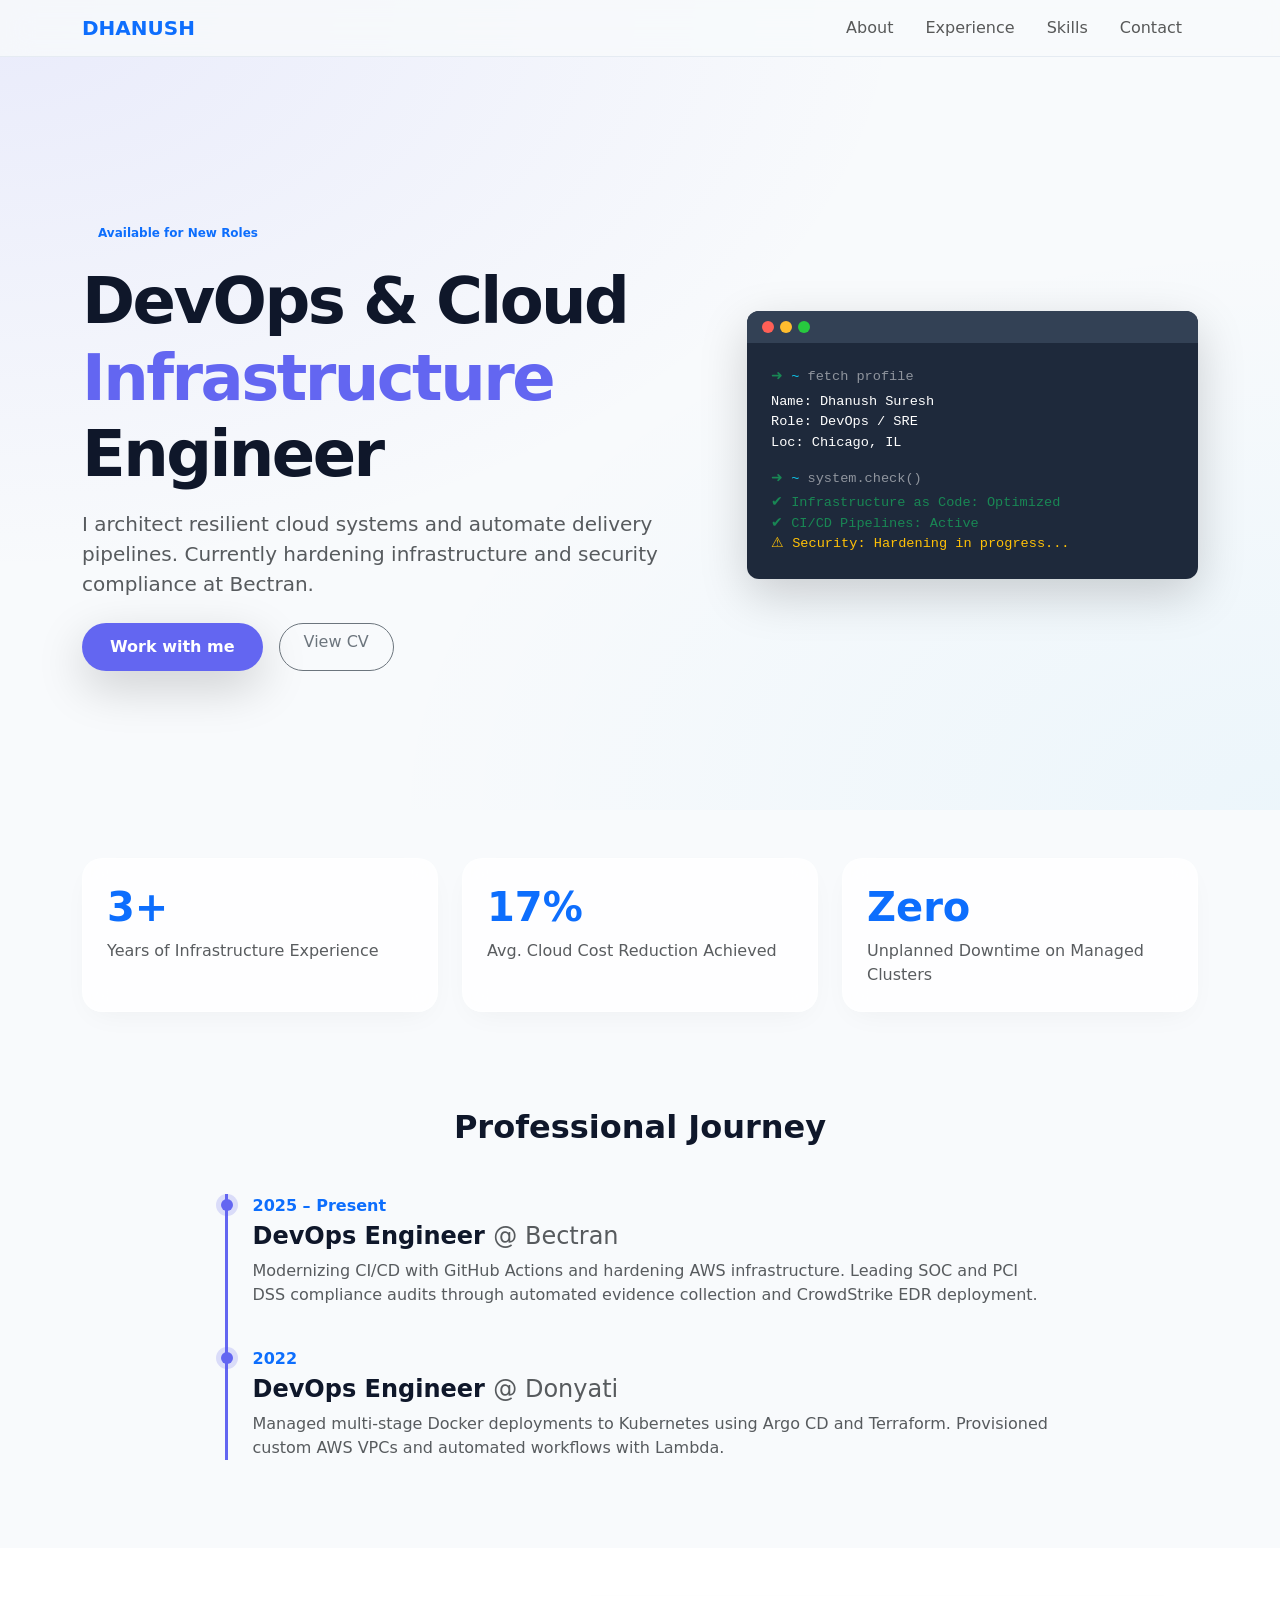
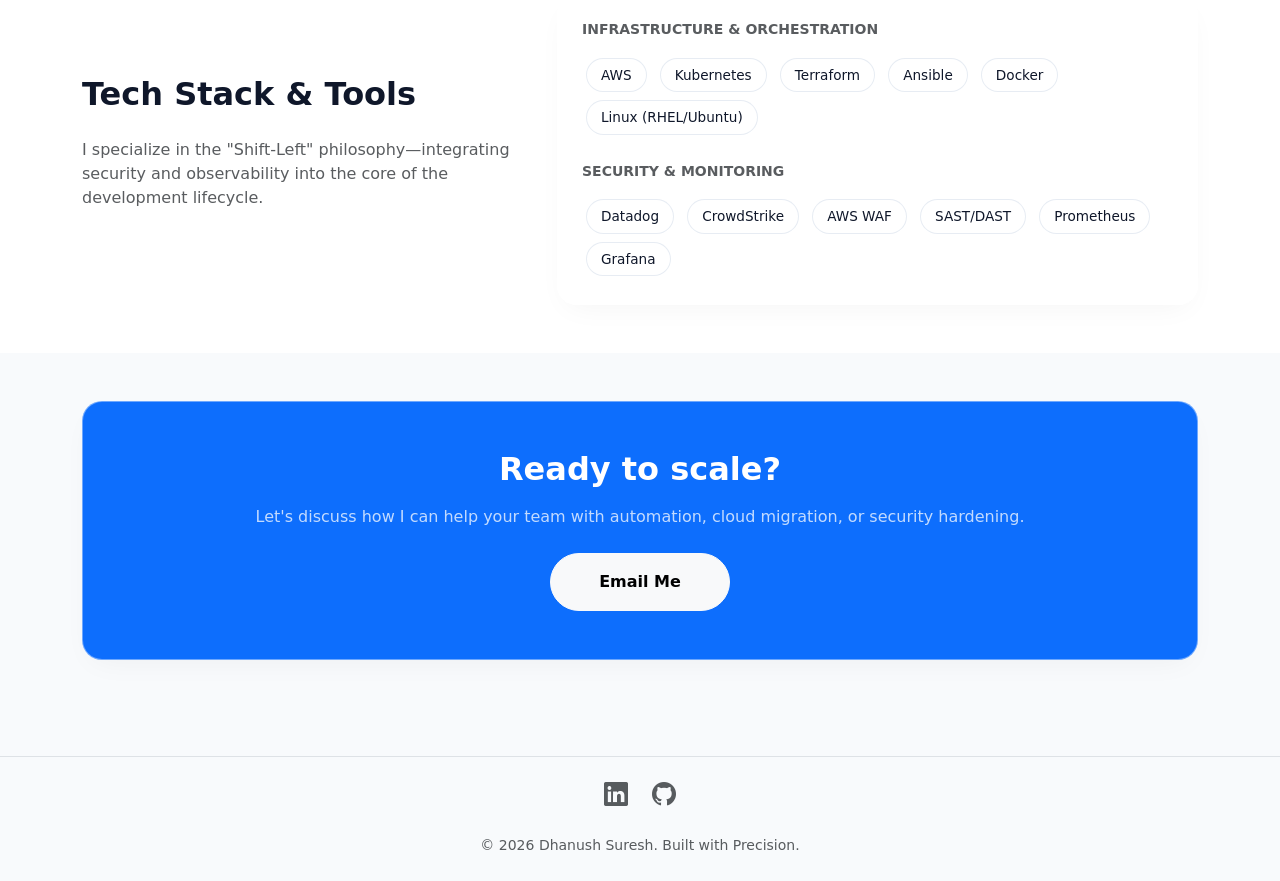
<file: html/index.html>
<!DOCTYPE html>
<html lang="en">
<head>
  <meta charset="UTF-8" />
  <meta name="viewport" content="width=device-width, initial-scale=1.0" />
  <title>Dhanush Suresh | DevOps Engineer</title>

  <link href="https://cdn.jsdelivr.net/npm/bootstrap@5.3.2/dist/css/bootstrap.min.css" rel="stylesheet" />
  <link rel="stylesheet" href="https://cdn.jsdelivr.net/npm/bootstrap-icons@1.11.3/font/bootstrap-icons.css" />
  
  <link href="https://unpkg.com/aos@2.3.1/dist/aos.css" rel="stylesheet">

  <style>
    :root {
      --bg-page: #f8fafc;
      --bg-card: rgba(255, 255, 255, 0.8);
      --accent: #6366f1; /* Modern Indigo */
      --accent-dark: #4f46e5;
      --text-main: #0f172a;
      --text-muted: #64748b;
      --border-soft: rgba(226, 232, 240, 0.8);
      --radius-lg: 20px;
    }

    * { scroll-behavior: smooth; }

    body {
      font-family: 'Inter', system-ui, -apple-system, sans-serif;
      background: var(--bg-page);
      color: var(--text-main);
      overflow-x: hidden;
    }

    /* Scroll Progress Bar */
    #scroll-progress {
      position: fixed;
      top: 0;
      left: 0;
      height: 4px;
      background: linear-gradient(to right, var(--accent), #0ea5e9);
      z-index: 9999;
      width: 0%;
      transition: width 0.1s ease;
    }

    /* GLASSMORPHISM CARDS */
    .card-soft {
      background: var(--bg-card);
      backdrop-filter: blur(12px);
      -webkit-backdrop-filter: blur(12px);
      border-radius: var(--radius-lg);
      border: 1px solid rgba(255, 255, 255, 0.4);
      padding: 1.5rem;
      box-shadow: 0 10px 30px -10px rgba(0, 0, 0, 0.05);
      transition: all 0.3s cubic-bezier(0.4, 0, 0.2, 1);
    }

    .card-soft:hover {
      transform: translateY(-5px);
      box-shadow: 0 20px 40px -15px rgba(0, 0, 0, 0.1);
      border-color: var(--accent);
    }

    /* NAVBAR */
    .navbar {
      background: rgba(248, 250, 252, 0.8);
      backdrop-filter: blur(15px);
      border-bottom: 1px solid var(--border-soft);
    }

    /* HERO SECTION */
    header#home {
      min-height: 90vh;
      display: flex;
      align-items: center;
      background: 
        radial-gradient(at 0% 0%, rgba(99, 102, 241, 0.1) 0px, transparent 50%),
        radial-gradient(at 100% 100%, rgba(14, 165, 233, 0.05) 0px, transparent 50%);
      padding-top: 80px;
    }

    .hero-title {
      font-size: clamp(2.5rem, 5vw, 4rem);
      font-weight: 800;
      letter-spacing: -0.04em;
    }

    .hero-title span { color: var(--accent); }

    /* Terminal UI */
    .terminal-window {
      background: #1e293b;
      border-radius: 12px;
      box-shadow: 0 25px 50px -12px rgba(0, 0, 0, 0.25);
      font-family: 'Fira Code', monospace;
      overflow: hidden;
    }

    .terminal-header {
      background: #334155;
      padding: 10px 15px;
      display: flex;
      gap: 6px;
    }

    .dot { width: 12px; height: 12px; border-radius: 50%; }
    .dot-r { background: #ff5f56; }
    .dot-y { background: #ffbd2e; }
    .dot-g { background: #27c93f; }

    /* Timeline Styling */
    .timeline { border-left: 3px solid var(--accent); padding-left: 25px; }
    .timeline-item { position: relative; margin-bottom: 40px; }
    .timeline-dot {
      position: absolute;
      left: -32px;
      top: 5px;
      width: 12px;
      height: 12px;
      background: var(--accent);
      border-radius: 50%;
      box-shadow: 0 0 0 5px rgba(99, 102, 241, 0.2);
    }

    /* Pills */
    .pill {
      background: #fff;
      border: 1px solid var(--border-soft);
      padding: 6px 14px;
      border-radius: 100px;
      font-size: 0.85rem;
      display: inline-block;
      margin: 4px;
      transition: 0.2s;
    }
    .pill:hover { border-color: var(--accent); color: var(--accent); }

    .btn-accent {
      background: var(--accent);
      color: white;
      border-radius: 100px;
      padding: 12px 28px;
      font-weight: 600;
      border: none;
      transition: 0.3s;
    }
    .btn-accent:hover { background: var(--accent-dark); transform: scale(1.05); }

  </style>
</head>
<body>

  <div id="scroll-progress"></div>

  <nav class="navbar navbar-expand-lg fixed-top">
    <div class="container">
      <a class="navbar-brand fw-bold text-primary" href="#">DHANUSH</a>
      <button class="navbar-toggler" type="button" data-bs-toggle="collapse" data-bs-target="#navbarNav">
        <span class="navbar-toggler-icon"></span>
      </button>
      <div class="collapse navbar-collapse" id="navbarNav">
        <ul class="navbar-nav ms-auto fw-medium">
          <li class="nav-item"><a class="nav-link px-3" href="#about">About</a></li>
          <li class="nav-item"><a class="nav-link px-3" href="#experience">Experience</a></li>
          <li class="nav-item"><a class="nav-link px-3" href="#skills">Skills</a></li>
          <li class="nav-item"><a class="nav-link px-3" href="#contact">Contact</a></li>
        </ul>
      </div>
    </div>
  </nav>

  <header id="home">
    <div class="container">
      <div class="row align-items-center">
        <div class="col-lg-7" data-aos="fade-right" data-aos-delay="200">
          <div class="badge bg-indigo-100 text-primary mb-3 px-3 py-2 rounded-pill">Available for New Roles</div>
          <h1 class="hero-title mb-3">DevOps & Cloud <br><span>Infrastructure</span> Engineer</h1>
          <p class="lead text-muted mb-4" style="max-width: 600px;">
            I architect resilient cloud systems and automate delivery pipelines. Currently hardening infrastructure and security compliance at <strong>Bectran</strong>.
          </p>
          <div class="d-flex gap-3">
            <a href="#contact" class="btn btn-accent shadow-lg">Work with me</a>
            <a href="#" class="btn btn-outline-secondary rounded-pill px-4">View CV</a>
          </div>
        </div>
        <div class="col-lg-5 mt-5 mt-lg-0" data-aos="zoom-in" data-aos-delay="400">
            <div class="terminal-window p-0 shadow-lg">
                <div class="terminal-header">
                    <div class="dot dot-r"></div>
                    <div class="dot dot-y"></div>
                    <div class="dot dot-g"></div>
                </div>
                <div class="p-4 text-white-50 font-monospace" style="font-size: 0.85rem;">
                    <div><span class="text-success">➜</span> <span class="text-info">~</span> fetch profile</div>
                    <div class="text-white mt-1">Name: Dhanush Suresh</div>
                    <div class="text-white">Role: DevOps / SRE</div>
                    <div class="text-white">Loc: Chicago, IL</div>
                    <div class="mt-3"><span class="text-success">➜</span> <span class="text-info">~</span> system.check()</div>
                    <div class="text-success mt-1">✔ Infrastructure as Code: Optimized</div>
                    <div class="text-success">✔ CI/CD Pipelines: Active</div>
                    <div class="text-warning">⚠ Security: Hardening in progress...</div>
                </div>
            </div>
        </div>
      </div>
    </div>
  </header>

  <section id="about" class="py-5">
    <div class="container">
      <div class="row g-4">
        <div class="col-md-4" data-aos="fade-up" data-aos-delay="100">
          <div class="card-soft h-100">
            <h3 class="h1 fw-bold text-primary">3+</h3>
            <p class="text-muted mb-0">Years of Infrastructure Experience</p>
          </div>
        </div>
        <div class="col-md-4" data-aos="fade-up" data-aos-delay="200">
          <div class="card-soft h-100">
            <h3 class="h1 fw-bold text-primary">17%</h3>
            <p class="text-muted mb-0">Avg. Cloud Cost Reduction Achieved</p>
          </div>
        </div>
        <div class="col-md-4" data-aos="fade-up" data-aos-delay="300">
          <div class="card-soft h-100">
            <h3 class="h1 fw-bold text-primary">Zero</h3>
            <p class="text-muted mb-0">Unplanned Downtime on Managed Clusters</p>
          </div>
        </div>
      </div>
    </div>
  </section>

  <section id="experience" class="py-5">
    <div class="container">
      <h2 class="fw-bold mb-5 text-center" data-aos="fade-up">Professional Journey</h2>
      <div class="row justify-content-center">
        <div class="col-lg-9">
          <div class="timeline">
            <div class="timeline-item" data-aos="fade-left">
              <div class="timeline-dot"></div>
              <span class="text-primary fw-bold">2025 – Present</span>
              <h4 class="fw-bold mt-1">DevOps Engineer <span class="text-muted fw-normal">@ Bectran</span></h4>
              <p class="text-muted">Modernizing CI/CD with GitHub Actions and hardening AWS infrastructure. Leading SOC and PCI DSS compliance audits through automated evidence collection and CrowdStrike EDR deployment.</p>
            </div>
            <div class="timeline-item" data-aos="fade-left">
                <div class="timeline-dot"></div>
                <span class="text-primary fw-bold">2022</span>
                <h4 class="fw-bold mt-1">DevOps Engineer <span class="text-muted fw-normal">@ Donyati</span></h4>
                <p class="text-muted">Managed multi-stage Docker deployments to Kubernetes using Argo CD and Terraform. Provisioned custom AWS VPCs and automated workflows with Lambda.</p>
            </div>
          </div>
        </div>
      </div>
    </div>
  </section>

  <section id="skills" class="py-5 bg-white">
    <div class="container">
        <div class="row align-items-center">
            <div class="col-lg-5" data-aos="fade-right">
                <h2 class="fw-bold mb-4">Tech Stack & Tools</h2>
                <p class="text-muted">I specialize in the "Shift-Left" philosophy—integrating security and observability into the core of the development lifecycle.</p>
            </div>
            <div class="col-lg-7" data-aos="fade-left">
                <div class="card-soft">
                    <h6 class="fw-bold text-uppercase small text-muted mb-3">Infrastructure & Orchestration</h6>
                    <div class="mb-4">
                        <span class="pill">AWS</span> <span class="pill">Kubernetes</span> <span class="pill">Terraform</span> 
                        <span class="pill">Ansible</span> <span class="pill">Docker</span> <span class="pill">Linux (RHEL/Ubuntu)</span>
                    </div>
                    <h6 class="fw-bold text-uppercase small text-muted mb-3">Security & Monitoring</h6>
                    <div>
                        <span class="pill">Datadog</span> <span class="pill">CrowdStrike</span> <span class="pill">AWS WAF</span> 
                        <span class="pill">SAST/DAST</span> <span class="pill">Prometheus</span> <span class="pill">Grafana</span>
                    </div>
                </div>
            </div>
        </div>
    </div>
  </section>

  <section id="contact" class="py-5 mb-5">
    <div class="container">
      <div class="card-soft bg-primary text-white p-5 text-center" data-aos="zoom-in">
        <h2 class="fw-bold mb-3">Ready to scale?</h2>
        <p class="mb-4 opacity-75">Let's discuss how I can help your team with automation, cloud migration, or security hardening.</p>
        <a href="mailto:dhanushnaidu77@gmail.com" class="btn btn-light rounded-pill px-5 py-3 fw-bold">Email Me</a>
      </div>
    </div>
  </section>

  <footer class="py-4 text-center text-muted border-top">
    <div class="container">
        <div class="d-flex justify-content-center gap-4 mb-3">
            <a href="https://linkedin.com/in/dhanush--s/" class="text-muted h4"><i class="bi bi-linkedin"></i></a>
            <a href="https://github.com/dhanushnaidu77" class="text-muted h4"><i class="bi bi-github"></i></a>
        </div>
        <small>© <span id="year"></span> Dhanush Suresh. Built with Precision.</small>
    </div>
  </footer>

  <script src="https://cdn.jsdelivr.net/npm/bootstrap@5.3.2/dist/js/bootstrap.bundle.min.js"></script>
  <script src="https://unpkg.com/aos@2.3.1/dist/aos.js"></script>
  <script>
    // Initialize Animations
    AOS.init({
      duration: 1000,
      once: true,
      offset: 150
    });

    // Scroll Progress
    window.onscroll = function() {
      let winScroll = document.body.scrollTop || document.documentElement.scrollTop;
      let height = document.documentElement.scrollHeight - document.documentElement.clientHeight;
      let scrolled = (winScroll / height) * 100;
      document.getElementById("scroll-progress").style.width = scrolled + "%";
    };

    document.getElementById("year").textContent = new Date().getFullYear();
  </script>
</body>
</html>
</file>
